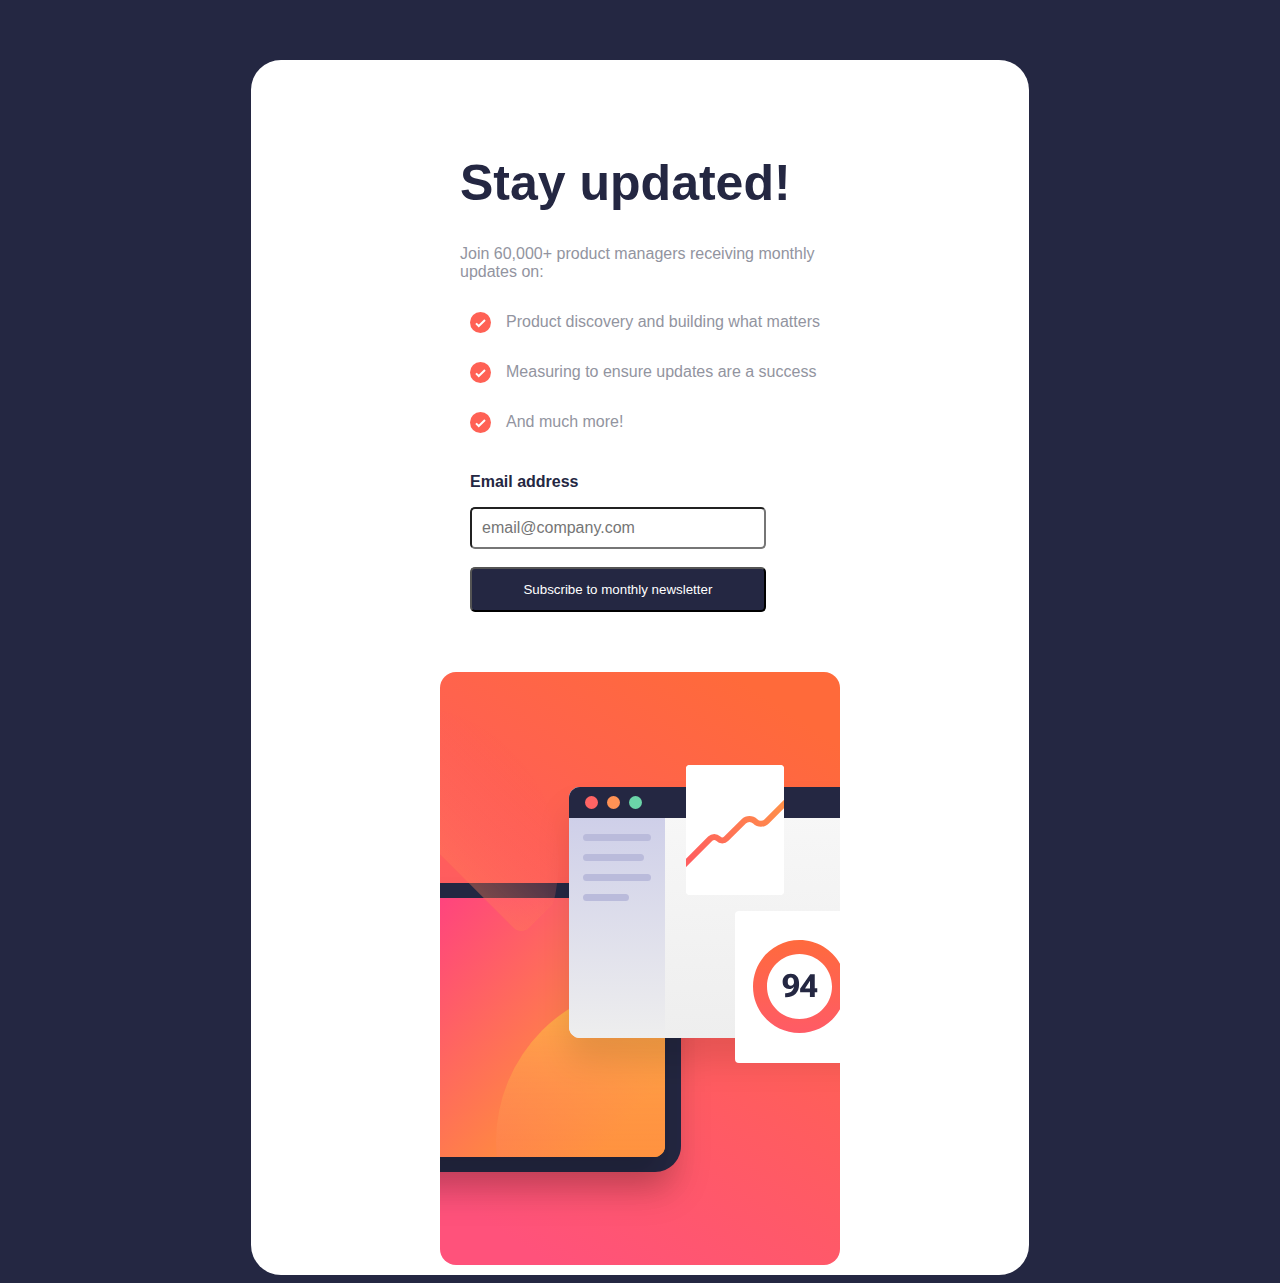
<file: index.html>
<!DOCTYPE html>
<html lang="en">
<head>
  <meta charset="UTF-8">
  <meta name="viewport" content="width=device-width, initial-scale=1.0"> <!-- displays site properly based on user's device -->

  <link rel="icon" type="image/png" sizes="32x32" href="./assets/images/favicon-32x32.png">
  
  <title>Frontend Mentor | Newsletter sign-up form with success message</title>

  <link rel="stylesheet" href="news.css">
</head>
<body>

   <!-- main div -->
  <div class="main">
    <!-- text section  -->
    <div class="body">
      <div class="image">
        <img src="assets/images/illustration-sign-up-mobile.svg" alt="Mobile Image" class="mobile-image">
      </div>

      <h1>Stay updated!</h1>
      <p>Join 60,000+ product managers receiving monthly<br> updates on:</p>
      <div class="check"><img src="assets/images/icon-list.svg" alt="" ><p>Product discovery and building what matters</p></div>

      <div class="check"><img src="assets/images/icon-list.svg" alt="" ><p>Measuring to ensure updates are a success</p></div>
      
      <div class="check"><img src="assets/images/icon-list.svg" alt="" ><p>And much more!</p></div>


       <!-- form field -->
    <div class="form">
      <form id="email-form" id="email-form" action="sucess.html"  method="get">
       <b><p style="color: hsl(234, 29%, 20%);"><label for="email"> Email address </label> <span id="email-error" class="error-message" ></span></p> </b>
    
        <input type="email" id="email" class="input" name="email" placeholder="email@company.com" ><br><br>

     <button type="Submit" class="btn" id="btn" > Subscribe to monthly newsletter</button><br>
      </form>
 
    </div>
    </div>
   
     <div class="image">
      
      <img src="assets/images/illustration-sign-up-desktop.svg" alt="Destop Image" class="desktop-image">
     
    </div>
  </div>
  </div>




                                                      
  
 <script src="script.js"></script> 
</body>
<!-- <script src="news.js"></script> -->
</html>
</file>
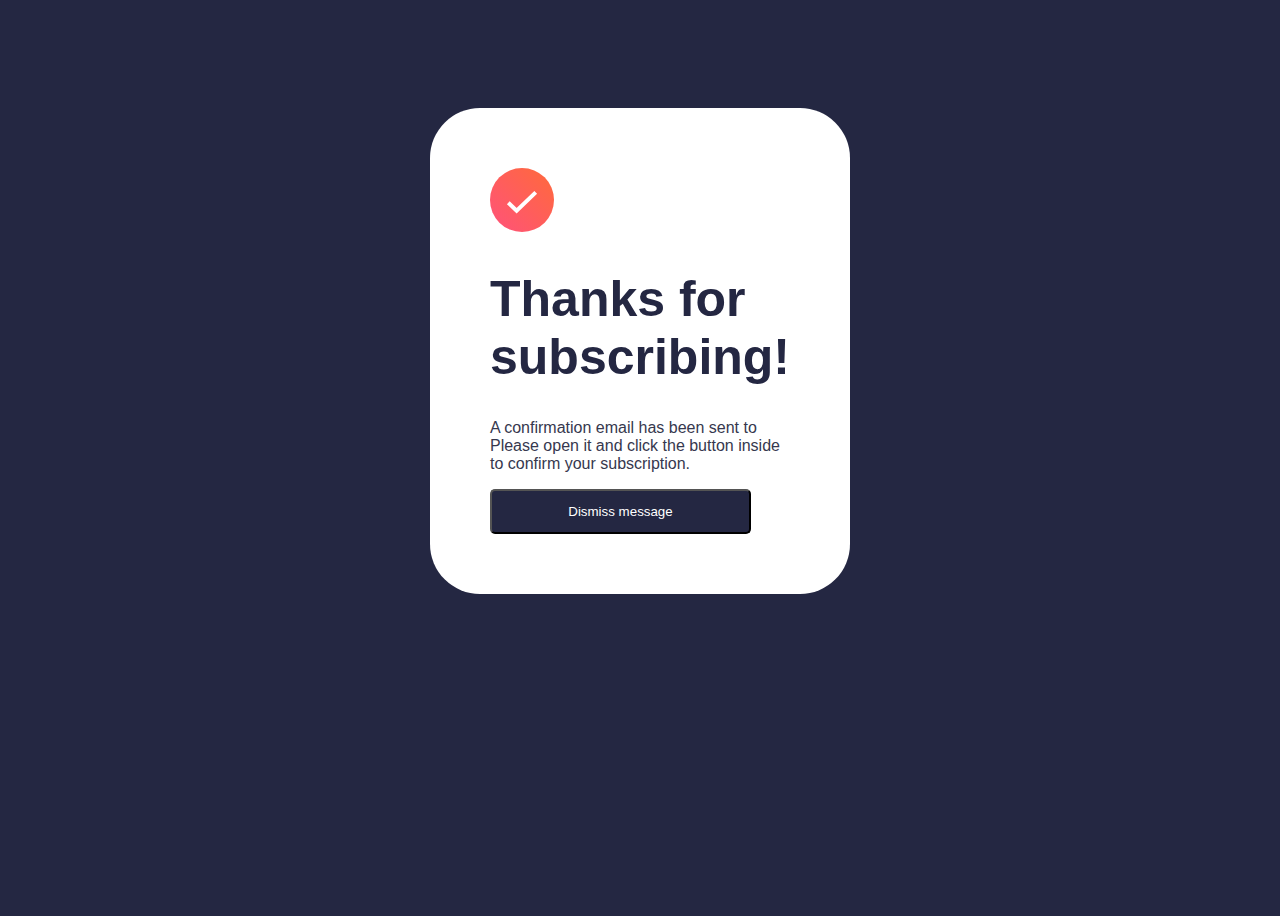
<file: sucess.html>
<!DOCTYPE html>
<html lang="en">
<head>
    <meta charset="UTF-8">
    <meta name="viewport" content="width=device-width, initial-scale=1.0">
    <title>sucess</title>
    <link rel="stylesheet" href="news.css">
</head>
<body>
    <div class="container">
       <div class="sucess">
        <img src="assets/images/icon-success.svg" alt="">
        <h1> Thanks for <br>subscribing!</h1>
        <p style="color:  hsl(235, 18%, 26%);">A confirmation email has been sent to<br> <b><span id="user-email"></span></b>
            Please open it and click the button inside to confirm your subscription.
          </p>
            <div class="dismiss">
           <a href="index.html"><button class="btn">Dismiss message</button></a>
            </div>
      </div>
   </div>
     <script>
        // JavaScript to extract and display the email from the URL
        document.addEventListener("DOMContentLoaded", function () {
          const userEmail = new URLSearchParams(window.location.search).get("email");
          document.getElementById("user-email").textContent = userEmail;
        });
      </script> 
    
</body>

</html>
</file>
<file: news.css>
body{
    background-color: hsl(234, 29%, 20%);
    font-family: sans-serif;
    
}
h1{
    color: hsl(234, 29%, 20%);
    font-size: 50px
}
p{
    color: hsl(231, 7%, 60%);
}
.main{
    display: flex;
    flex-wrap: wrap;
    justify-content: center;
    background-color: hsl(0, 0%, 100%);
    height: auto;
    width: 60%;
    padding: 10px;
    border-radius: 30px;
    margin: auto;
    margin-top: 60px;

}
.check{
    display: flex;
    align-items: center;
    gap: 15px;
    padding-left: 10px;
    

}
.input{
  border: 1px thin black;
  outline: none;
  background: transparent;
  font-size: 16px;
  width: 80%;
  padding: 10px;
  border-top: 1px thin black;
  border-bottom: 1px thin black;
  border-radius: 5px;
  
  cursor: grab;
 
}
.btn{
    background-color: hsl(234, 29%, 20%);
    color: hsl(0, 0%, 100%);
    border-radius: 5px;
    width: 87%;
    padding: 13px;
    cursor: grab;
    
}
.btn:hover {
    background-color: #ffa07a; /* Peach color background on hover */
    color: white; /* White text on hover */
    box-shadow: 0px 0px 10px 2px #ffa07a; /* Peach color glow effect on hover */
    border: none;
}
.sucess{
    display: inline-block;
    justify-content: center;
    align-items: center;
    background-color: hsl(0, 0%, 100%);
    align-content: center;
    width: min-content;
    padding: 60px;
    border-radius: 50px;
    margin: auto;
    margin-top: 100px;


}
.form{
    padding: 10px;
}
.body{
    display: block;
    padding: 50px;
    
}
.container {
   display: flex;
   justify-content: center;
   align-items: center;
   height: 100vh;  
}
.error-message{
    color: red;
    font-size: 13px;
    margin-left: 50px;
}
input[type="email"].invalid {
    border: 2px solid red; 
    background-color: rgb(241, 169, 169);
    color: red;
  }
   .desktop-image {
    display: block; 
   }
   .mobile-image {
    display: none;
   
  }
 
  
 
  @media (max-width: 600px) {
    .main{
        display:block;
        height: auto;
        width: auto;
        padding: auto;
        border-radius: none;
        margin: auto;
        margin-top: 60px;
    
    }
    .content{
        display: block;
    }
    body {
        font-size: 16px;
        background-color: white;
      }
      

    .desktop-image {
      display: none; 
    }
  
    .mobile-image {
      display: block;
     
    }
   
    .dismiss{
        margin-top: 90px;
    }
}
@media (min-width: 601px) {
      
}
</file>
